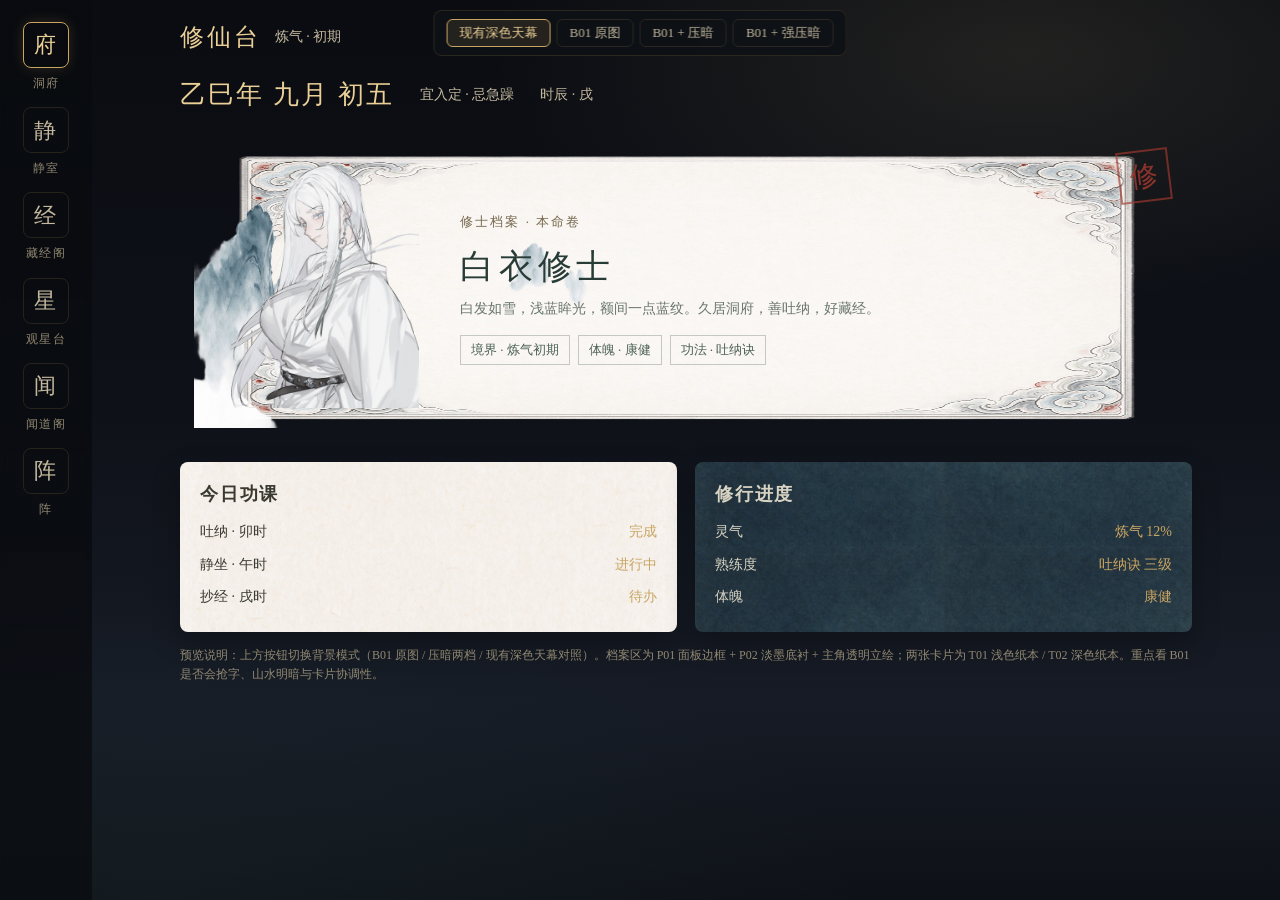
<file: docs/预览-B01山水背景.html>
<!doctype html>
<html lang="zh-CN">
<head>
<meta charset="utf-8">
<meta name="viewport" content="width=device-width, initial-scale=1">
<title>修仙台 · B01 山水背景预览</title>
<style>
  :root {
    --ink-0: #090b0f;
    --ink-1: #0e1116;
    --paper: #ece3cd;
    --paper-2: #c4b99f;
    --paper-3: #918871;
    --gold: #c9a562;
    --gold-hi: #ead096;
    --cinnabar: #a8352a;
    --seal: #c0402f;
    --jade: #5fb9a5;
    --line: rgba(201,165,98,.15);
    --ink: #2b241c;
  }
  * { box-sizing: border-box; }
  html, body { margin: 0; min-height: 100%; }
  body {
    font-family: 'LXGW WenKai', 'KaiTi', 'STKaiti', 'Songti SC', 'Noto Serif SC', 'SimSun', serif;
    font-size: 16px; line-height: 1.6; color: var(--paper);
    background: var(--ink-0); overflow-x: hidden;
  }
  /* 背景层：三种模式可切换 */
  .sky { position: fixed; inset: 0; z-index: 0; pointer-events: none; overflow: hidden; }
  .sky.b01 {
    background: url('art/backgrounds/mountains-main.png') center 30% / cover no-repeat;
  }
  .sky.b01.dim::after {
    content: ''; position: absolute; inset: 0;
    background: linear-gradient(180deg, rgba(9,11,15,.28) 0%, rgba(9,11,15,.38) 45%, rgba(9,11,15,.78) 100%);
  }
  .sky.b01.strong::after {
    content: ''; position: absolute; inset: 0;
    background: linear-gradient(180deg, rgba(9,11,15,.5) 0%, rgba(9,11,15,.6) 45%, rgba(9,11,15,.88) 100%);
  }
  .sky.orig {
    background:
      radial-gradient(ellipse 60% 40% at 80% 6%, rgba(236,214,160,.1), transparent 70%),
      radial-gradient(ellipse 80% 50% at 12% 100%, rgba(95,185,165,.06), transparent 70%),
      linear-gradient(180deg, #0a0c11 0%, #0e1118 45%, #161b25 78%, #0e1117 100%);
  }
  /* 控制条 */
  .ctl {
    position: fixed; top: 10px; left: 50%; transform: translateX(-50%);
    z-index: 50; display: flex; gap: 6px; flex-wrap: wrap; justify-content: center;
    padding: 8px 12px; border: 1px solid var(--line); border-radius: 8px;
    background: rgba(14,17,22,.9); backdrop-filter: blur(4px); font-size: 13px;
  }
  .ctl button {
    font-family: inherit; font-size: 13px; color: var(--paper-2); cursor: pointer;
    padding: 4px 12px; border: 1px solid var(--line); border-radius: 6px; background: transparent;
  }
  .ctl button.on { border-color: var(--gold); color: var(--gold-hi); background: rgba(201,165,98,.12); }
  .shell { position: relative; z-index: 1; padding: 0 18px 60px; max-width: 1180px; margin: 0 auto; }
  .rail {
    position: fixed; left: 0; top: 0; bottom: 0; z-index: 20; width: 92px;
    display: flex; flex-direction: column; gap: 14px; padding: 22px 0;
    background: linear-gradient(180deg, rgba(9,11,15,.86), rgba(9,11,15,.72));
    backdrop-filter: blur(3px);
  }
  .rail a { display: flex; flex-direction: column; align-items: center; gap: 6px; text-decoration: none; color: var(--paper-3); font-size: 12px; letter-spacing: .1em; }
  .rail .seal {
    display: grid; place-items: center; width: 46px; height: 46px; border: 1px solid var(--line);
    border-radius: 8px; color: var(--paper-2); font-family: 'Ma Shan Zheng','KaiTi',serif; font-size: 22px;
  }
  .rail a.on .seal { border-color: var(--gold); color: var(--gold-hi); box-shadow: 0 0 14px rgba(201,165,98,.2); }
  .topbar { display: flex; align-items: center; gap: 14px; padding: 18px 0 8px; }
  .topbar .logo { font-family: 'Ma Shan Zheng','KaiTi',serif; font-size: 24px; letter-spacing: .12em; color: var(--gold-hi); text-decoration: none; }
  .topbar .realm { color: var(--paper-2); font-size: 14px; }
  main { margin-left: 92px; padding: 0 20px; }
  .heaven { display: flex; flex-wrap: wrap; align-items: center; gap: 8px 26px; padding: 10px 0 16px; }
  .lunar { font-family: 'Ma Shan Zheng','KaiTi',serif; font-size: 26px; letter-spacing: .08em; color: var(--gold-hi); }
  .almanac { color: var(--paper-2); font-size: 14px; }
  /* 档案区：P01 边框 + P02 底衬 + 立绘 */
  .dossier {
    position: relative; overflow: hidden; border-radius: 4px;
    background: url('art/ui/panel-frame.png') center / 100% 100% no-repeat;
    min-height: 300px;
  }
  .dossier::before {
    content: ''; position: absolute; inset: 14px; pointer-events: none;
    background: url('art/ui/dossier-wash.png') left center / 42% 100% no-repeat;
  }
  .dossier-inner {
    position: relative; display: grid; grid-template-columns: 250px 1fr; gap: 10px;
    padding: 26px 30px 26px 20px; min-height: 300px; align-items: center;
  }
  .dossier-portrait { text-align: center; }
  .dossier-portrait img { max-width: 100%; max-height: 250px; filter: saturate(.72) contrast(.92); }
  .dossier-copy h1 {
    margin: 6px 0 4px; font-family: 'Ma Shan Zheng','KaiTi',serif; font-size: 34px;
    font-weight: normal; letter-spacing: .14em; color: #283c37;
  }
  .dossier-kicker { color: #76694f; font-size: 13px; letter-spacing: .16em; }
  .dossier-copy p { margin: 0 0 14px; color: #68756e; font-size: 14px; }
  .dossier-tags { display: flex; flex-wrap: wrap; gap: 8px; }
  .dossier-tags span { padding: 4px 10px; border: 1px solid rgba(83,101,91,.32); color: #4c6258; font-size: 13px; }
  .dossier-seal {
    position: absolute; right: 22px; top: 18px; width: 52px; height: 52px; display: grid; place-items: center;
    border: 2px solid rgba(165,57,46,.65); color: rgba(165,57,46,.82); font-family: 'Ma Shan Zheng','KaiTi',serif;
    font-size: 28px; transform: rotate(-7deg);
  }
  /* 纸本对比卡：浅色与深色 */
  .cards { display: grid; grid-template-columns: 1fr 1fr; gap: 18px; margin-top: 20px; }
  .card {
    border-radius: 8px; padding: 18px 20px; box-shadow: 0 12px 28px rgba(0,0,0,.25);
  }
  .card.light { background: url('art/ui/paper-light.png') center / cover no-repeat; color: #3a3a30; }
  .card.dark { background: url('art/ui/paper-dark.png') center / cover no-repeat; color: #d8d3c2; }
  .card h2 { margin: 0 0 8px; font-size: 18px; font-family: 'Ma Shan Zheng','KaiTi',serif; letter-spacing: .1em; }
  .card .row { display: flex; justify-content: space-between; padding: 5px 0; font-size: 14px; }
  .card .row b { font-weight: normal; color: var(--gold); }
  .note { margin-top: 14px; font-size: 12px; color: var(--paper-3); }
</style>
</head>
<body>
  <div class="sky orig" id="sky"></div>
  <div class="ctl" id="ctl">
    <button data-mode="orig" class="on">现有深色天幕</button>
    <button data-mode="b01">B01 原图</button>
    <button data-mode="b01 dim">B01 + 压暗</button>
    <button data-mode="b01 strong">B01 + 强压暗</button>
  </div>

  <div class="shell">
    <nav class="rail" style="position:fixed">
      <a class="on" href="#"><span class="seal">府</span>洞府</a>
      <a href="#"><span class="seal">静</span>静室</a>
      <a href="#"><span class="seal">经</span>藏经阁</a>
      <a href="#"><span class="seal">星</span>观星台</a>
      <a href="#"><span class="seal">闻</span>闻道阁</a>
      <a href="#"><span class="seal">阵</span>阵</a>
    </nav>
    <main>
      <header class="topbar">
        <a class="logo" href="#">修仙台</a>
        <span class="realm">炼气 · 初期</span>
      </header>
      <div class="heaven">
        <span class="lunar">乙巳年 九月 初五</span>
        <span class="almanac">宜入定 · 忌急躁</span>
        <span class="almanac">时辰 · 戌</span>
      </div>

      <section class="dossier" aria-label="修士档案">
        <div class="dossier-inner">
          <div class="dossier-portrait">
            <img src="art/portraits/protagonist-bust-alpha.png" alt="白发白衣修士立绘">
          </div>
          <div class="dossier-copy">
            <span class="dossier-kicker">修士档案 · 本命卷</span>
            <h1>白衣修士</h1>
            <p>白发如雪，浅蓝眸光，额间一点蓝纹。久居洞府，善吐纳，好藏经。</p>
            <div class="dossier-tags">
              <span>境界 · 炼气初期</span>
              <span>体魄 · 康健</span>
              <span>功法 · 吐纳诀</span>
            </div>
          </div>
        </div>
        <div class="dossier-seal" aria-hidden="true">修</div>
      </section>

      <div class="cards">
        <div class="card light">
          <h2>今日功课</h2>
          <div class="row"><span>吐纳 · 卯时</span><b>完成</b></div>
          <div class="row"><span>静坐 · 午时</span><b>进行中</b></div>
          <div class="row"><span>抄经 · 戌时</span><b>待办</b></div>
        </div>
        <div class="card dark">
          <h2>修行进度</h2>
          <div class="row"><span>灵气</span><b>炼气 12%</b></div>
          <div class="row"><span>熟练度</span><b>吐纳诀 三级</b></div>
          <div class="row"><span>体魄</span><b>康健</b></div>
        </div>
      </div>
      <p class="note">预览说明：上方按钮切换背景模式（B01 原图 / 压暗两档 / 现有深色天幕对照）。档案区为 P01 面板边框 + P02 淡墨底衬 + 主角透明立绘；两张卡片为 T01 浅色纸本 / T02 深色纸本。重点看 B01 是否会抢字、山水明暗与卡片协调性。</p>
    </main>
  </div>

<script>
  const sky = document.getElementById('sky');
  document.getElementById('ctl').addEventListener('click', (e) => {
    const b = e.target.closest('button'); if (!b) return;
    document.querySelectorAll('#ctl button').forEach(x => x.classList.remove('on'));
    b.classList.add('on');
    sky.className = 'sky ' + b.dataset.mode;
  });
</script>
</body>
</html>
</file>
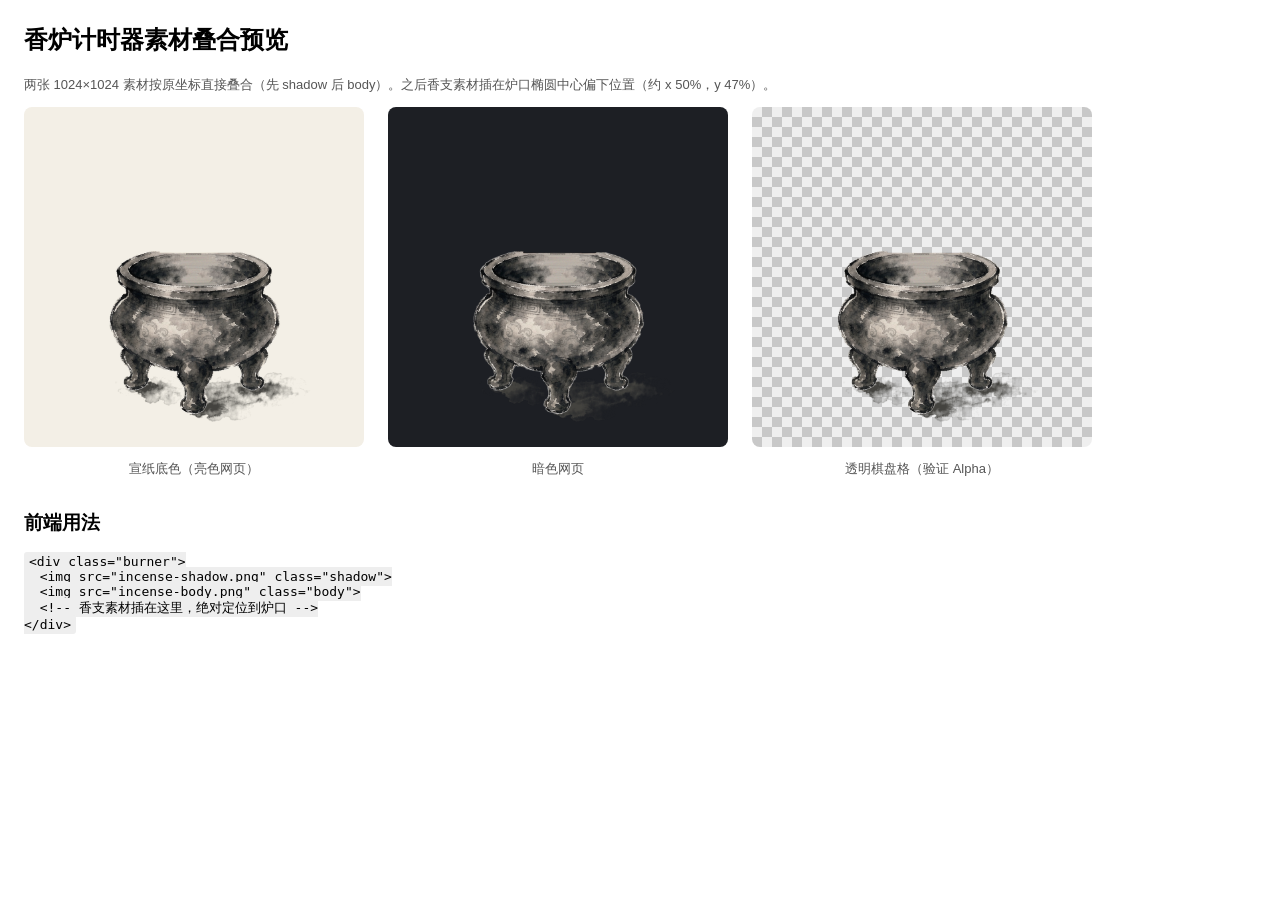
<file: docs/art/incense-assets/preview.html>
<!DOCTYPE html>
<html lang="zh-CN">
<head>
<meta charset="UTF-8">
<title>香炉素材叠合预览</title>
<style>
  body { font-family: "Microsoft YaHei", sans-serif; margin: 24px; }
  .row { display: flex; gap: 24px; flex-wrap: wrap; align-items: flex-start; }
  .card { text-align: center; }
  .stage { position: relative; width: 340px; height: 340px; border-radius: 8px; overflow: hidden; }
  .stage img { position: absolute; inset: 0; width: 100%; height: 100%; }
  .paper { background: #f3efe6; }
  .dark  { background: #1d1f24; }
  .grid  { background-image: linear-gradient(45deg,#c8c8c8 25%,transparent 25%),linear-gradient(-45deg,#c8c8c8 25%,transparent 25%),linear-gradient(45deg,transparent 75%,#c8c8c8 75%),linear-gradient(-45deg,transparent 75%,#c8c8c8 75%); background-size: 20px 20px; background-position: 0 0,0 10px,10px -10px,-10px 0; background-color: #efefef; }
  p { color: #555; font-size: 13px; }
  code { background:#eee; padding:2px 5px; border-radius:3px; }
</style>
</head>
<body>
<h2>香炉计时器素材叠合预览</h2>
<p>两张 1024×1024 素材按原坐标直接叠合（先 shadow 后 body）。之后香支素材插在炉口椭圆中心偏下位置（约 x 50%，y 47%）。</p>
<div class="row">
  <div class="card">
    <div class="stage paper">
      <img src="incense-shadow.png" alt="shadow">
      <img src="incense-body.png" alt="body">
    </div>
    <p>宣纸底色（亮色网页）</p>
  </div>
  <div class="card">
    <div class="stage dark">
      <img src="incense-shadow.png" alt="shadow">
      <img src="incense-body.png" alt="body">
    </div>
    <p>暗色网页</p>
  </div>
  <div class="card">
    <div class="stage grid">
      <img src="incense-shadow.png" alt="shadow">
      <img src="incense-body.png" alt="body">
    </div>
    <p>透明棋盘格（验证 Alpha）</p>
  </div>
</div>
<h3>前端用法</h3>
<pre><code>&lt;div class="burner"&gt;
  &lt;img src="incense-shadow.png" class="shadow"&gt;
  &lt;img src="incense-body.png" class="body"&gt;
  &lt;!-- 香支素材插在这里，绝对定位到炉口 --&gt;
&lt;/div&gt;</code></pre>
</body>
</html>
</file>
